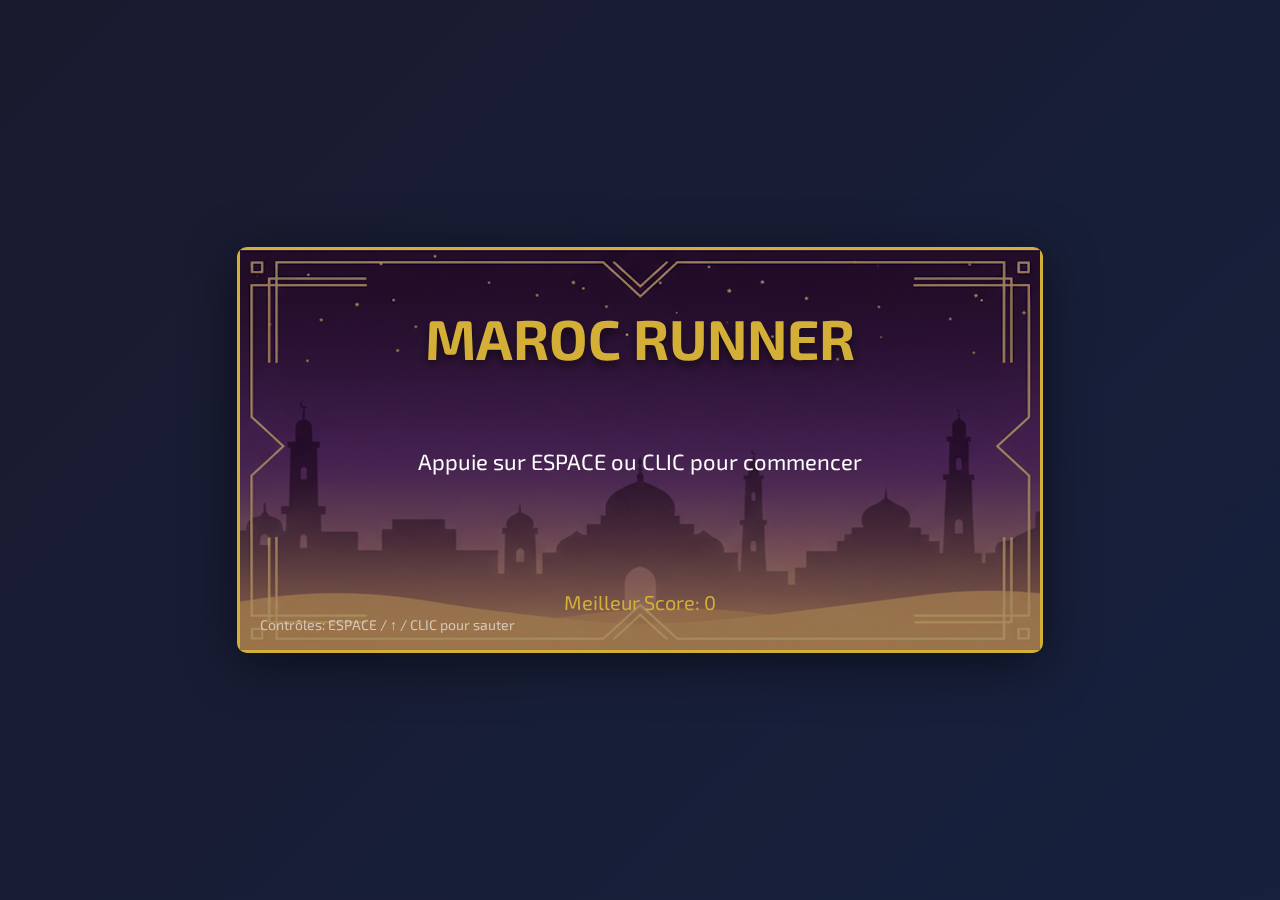
<file: index.html>
<!DOCTYPE html>
<html lang="fr">
<head>
    <meta charset="UTF-8">
    <meta name="viewport" content="width=device-width, initial-scale=1.0">
    <title>Maroc Runner - Jeu de plateforme marocain</title>
    <link rel="stylesheet" href="css/style.css">
</head>
<body>
    <div class="game-container">
        <canvas id="gameCanvas" width="800" height="400"></canvas>
        <div id="debug"></div>
    </div>
    <script type="module" src="js/main.js"></script>
</body>
</html>
</file>
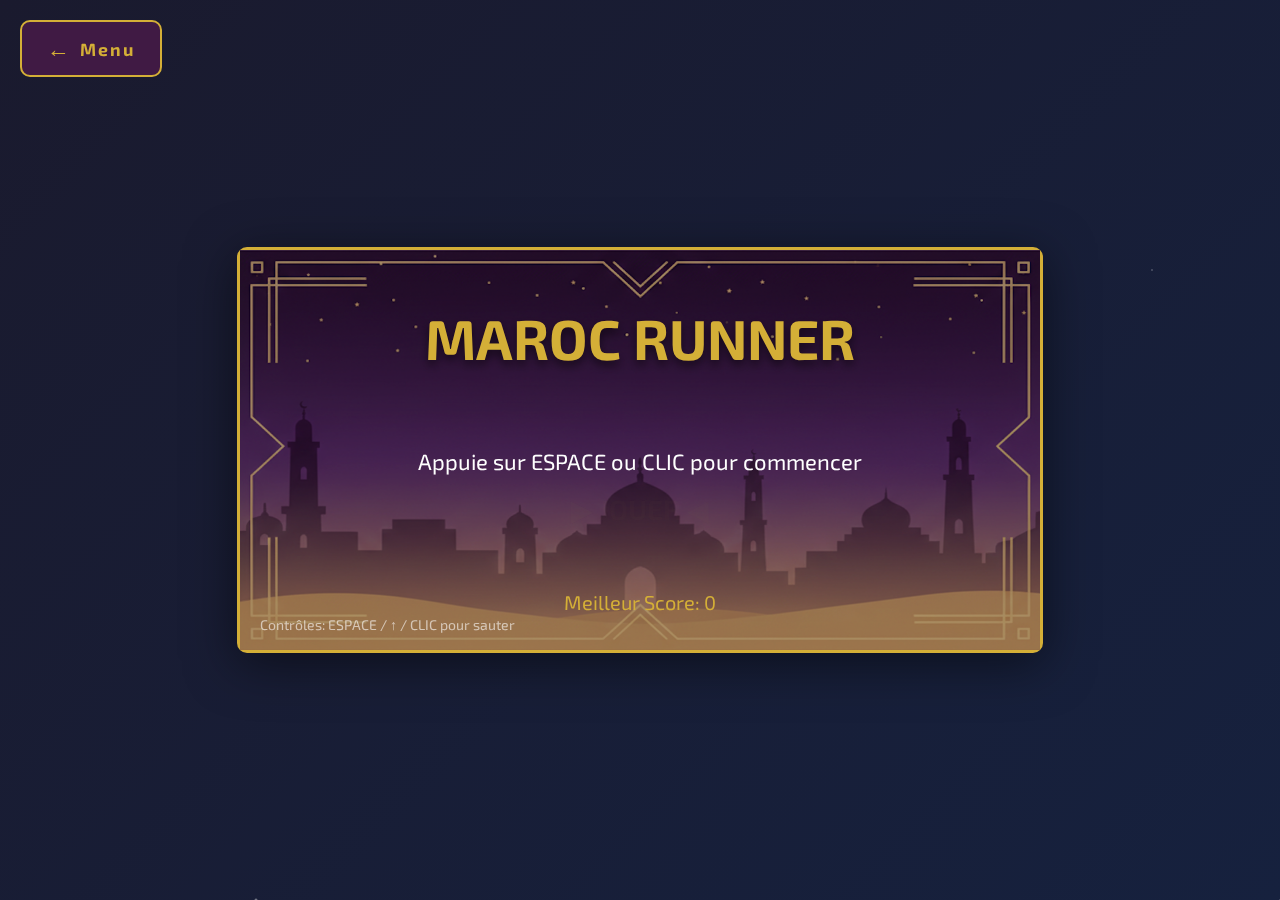
<file: game.html>
<!DOCTYPE html>
<html lang="fr">
<head>
    <meta charset="UTF-8">
    <meta name="viewport" content="width=device-width, initial-scale=1.0">
    <title>Maroc Runner</title>
    <link rel="stylesheet" href="css/game.css">
</head>
<body>
    <button class="back-btn" onclick="window.location.href='menu.html'">
        <span class="back-icon">←</span> Menu
    </button>
    
    <div class="game-container">
        <canvas id="gameCanvas" width="800" height="400"></canvas>
        <div id="debug"></div>
    </div>
    <script type="module" src="js/main.js"></script>
</body>
</html>
</file>
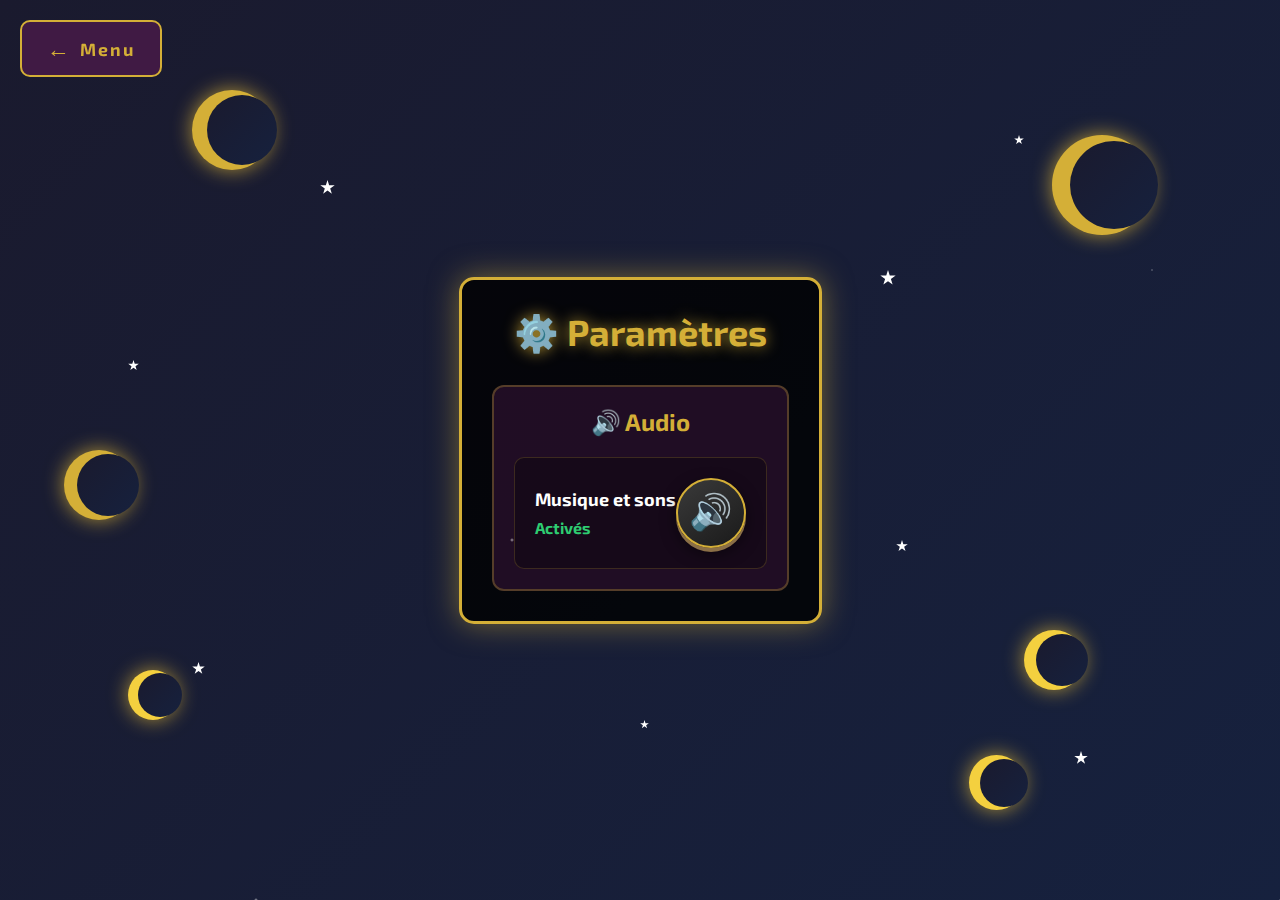
<file: options.html>
<!DOCTYPE html>
<html lang="fr">
<head>
    <meta charset="UTF-8">
    <meta name="viewport" content="width=device-width, initial-scale=1.0">
    <title>Maroc Runner - Paramètres</title>
    <link rel="stylesheet" href="css/game.css">
    <link rel="stylesheet" href="css/options.css">
</head>
<body>

    <!-- Étoiles décoratives -->
    <div class="star star-1"></div>
    <div class="star star-2"></div>
    <div class="star star-3"></div>
    <div class="star star-4"></div>
    <div class="star star-5"></div>
    <div class="star star-6"></div>
    <div class="star star-7"></div>
    <div class="star star-8"></div>

    <!-- Croissants décoratifs -->
    <div class="crescent crescent-1"></div>
    <div class="crescent crescent-2"></div>
    <div class="crescent crescent-3"></div>
    <div class="crescent crescent-4"></div>
    <div class="crescent crescent-5"></div>
    <div class="crescent crescent-6"></div>
    
    <!-- Bouton retour -->
    <button class="back-btn" onclick="window.location.href='menu.html'">
        <span class="back-icon">←</span> Menu
    </button>

    <!-- Contenu des paramètres -->
    <div class="options-container">
        <h1 class="options-title">⚙️ Paramètres</h1>

        <!-- Section Audio -->
        <div class="options-section">
            <h2>🔊 Audio</h2>

            <!-- Mute général -->
            <div class="option-item">
                <div class="option-info">
                    <span class="option-label">Musique et sons</span>
                    <span class="option-status" id="mute-status">Activés</span>
                </div>
                <button class="toggle-btn" id="mute-toggle" onclick="toggleMute()">
                    <span class="toggle-icon" id="mute-icon">🔊</span>
                </button>
            </div>
        </div>

    </div>

    <script type="module" src="./js/config/options.js"></script>

</body>
</html>
</file>
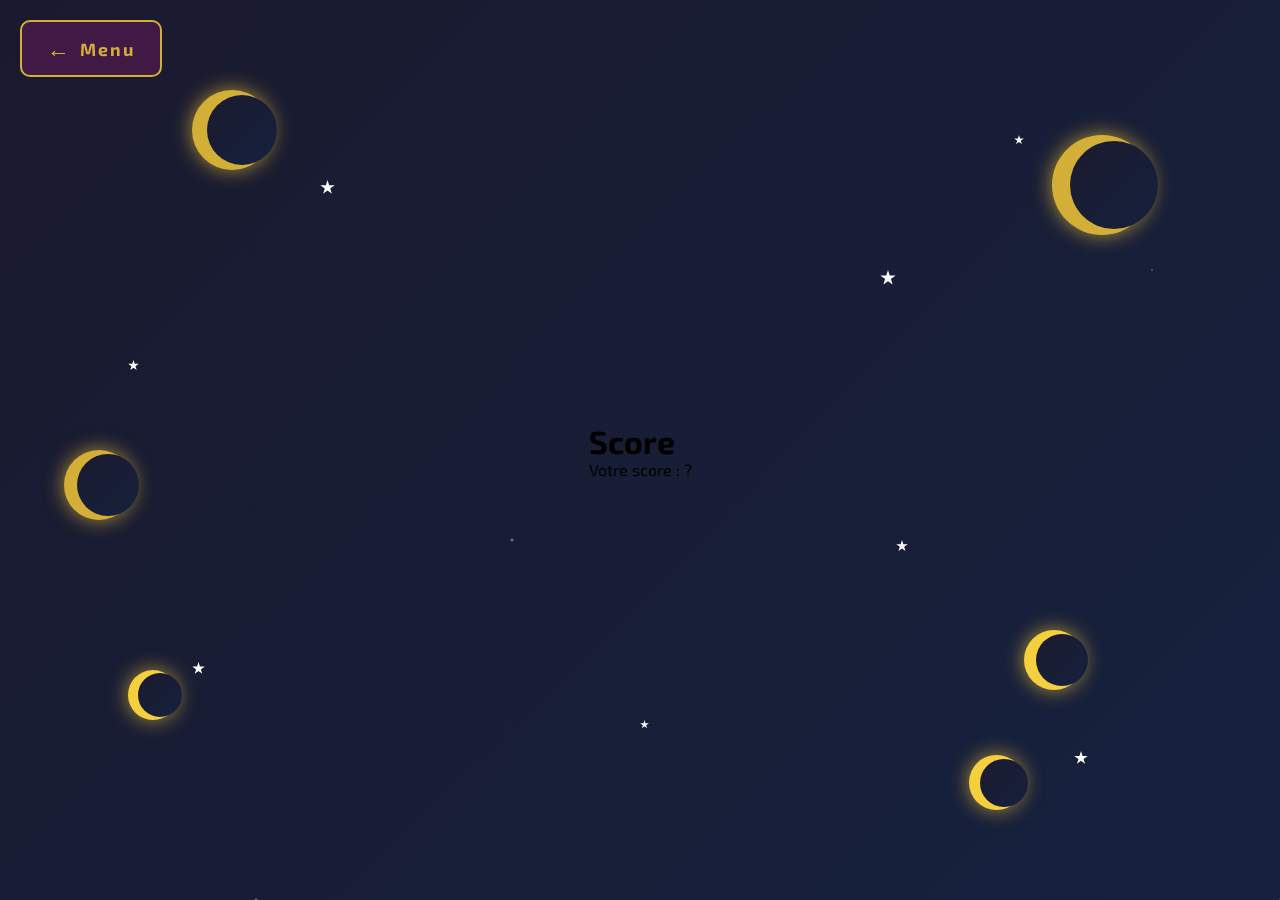
<file: scores.html>
<!DOCTYPE html>
<html lang="fr">
<head>
    <meta charset="UTF-8">
    <meta name="viewport" content="width=device-width, initial-scale=1.0">
    <title>Maroc Runner</title>
    <link rel="stylesheet" href="css/game.css">
</head>
<body>
    
    <div class="star star-1"></div>
    <div class="star star-2"></div>
    <div class="star star-3"></div>
    <div class="star star-4"></div>
    <div class="star star-5"></div>
    <div class="star star-6"></div>
    <div class="star star-7"></div>
    <div class="star star-8"></div>

    <div class="crescent crescent-1"></div>
    <div class="crescent crescent-2"></div>
    <div class="crescent crescent-3"></div>
    <div class="crescent crescent-4"></div>
    <div class="crescent crescent-5"></div>
    <div class="crescent crescent-6"></div>

    <button class="back-btn" onclick="window.location.href='menu.html'">
        <span class="back-icon">←</span> Menu
    </button>

    <div>
        <h1>Score</h1>
        <p>Votre score : ?</p>
    </div>

</body>
</html>
</file>
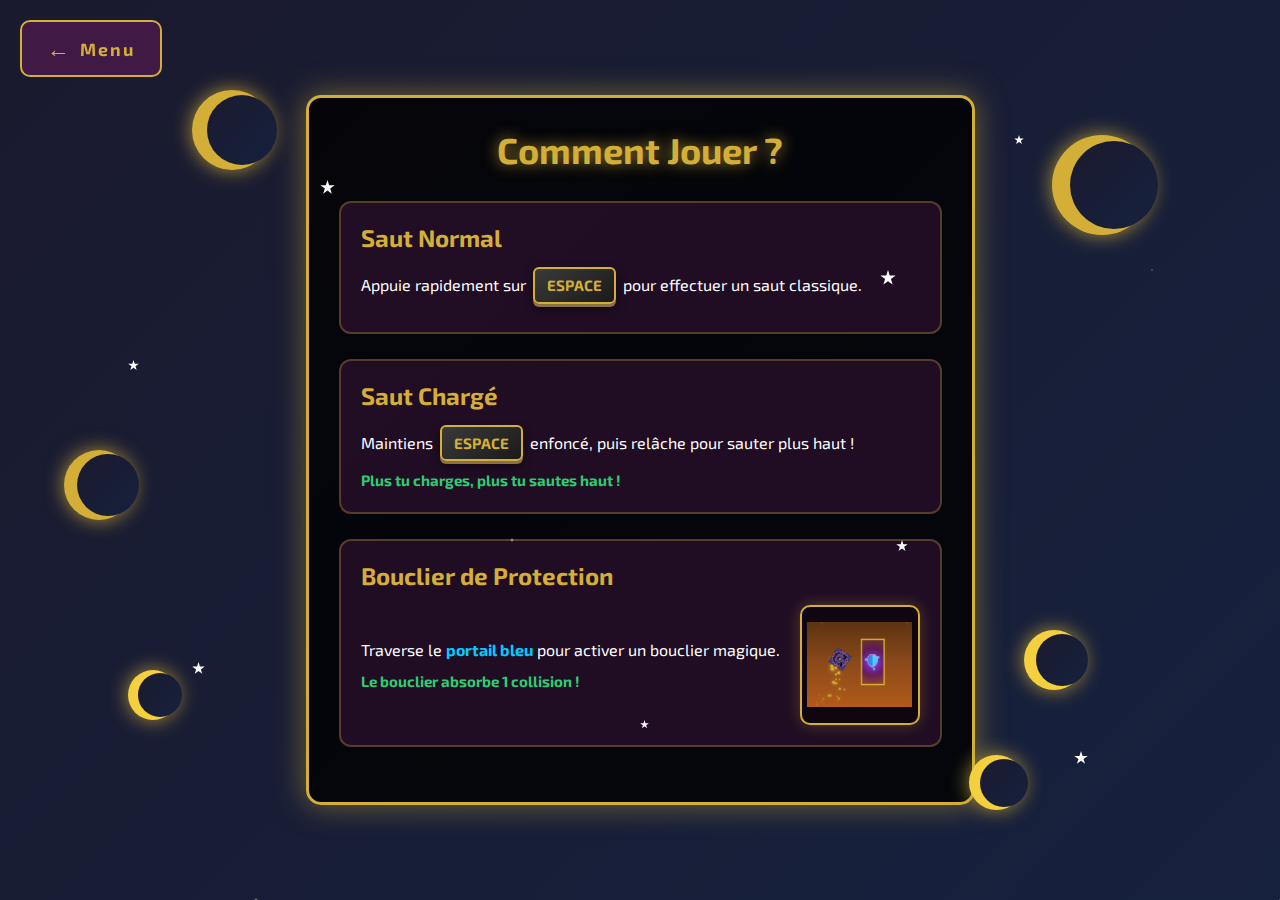
<file: tutorial.html>
<!DOCTYPE html>
<html lang="fr">
<head>
    <meta charset="UTF-8">
    <meta name="viewport" content="width=device-width, initial-scale=1.0">
    <title>Maroc Runner - Tutoriel</title>
    <link rel="stylesheet" href="css/game.css">
    <link rel="stylesheet" href="css/tutorial.css">
</head>
<body>

    <!-- Étoiles décoratives -->
    <div class="star star-1"></div>
    <div class="star star-2"></div>
    <div class="star star-3"></div>
    <div class="star star-4"></div>
    <div class="star star-5"></div>
    <div class="star star-6"></div>
    <div class="star star-7"></div>
    <div class="star star-8"></div>

    <!-- Croissants décoratifs -->
    <div class="crescent crescent-1"></div>
    <div class="crescent crescent-2"></div>
    <div class="crescent crescent-3"></div>
    <div class="crescent crescent-4"></div>
    <div class="crescent crescent-5"></div>
    <div class="crescent crescent-6"></div>
    
    <!-- Bouton retour -->
    <button class="back-btn" onclick="window.location.href='menu.html'">
        <span class="back-icon">←</span> Menu
    </button>

    <!-- Contenu du tutoriel -->
    <div class="tutorial-container">
        <h1 class="tutorial-title">Comment Jouer ?</h1>

        <!-- Saut Normal -->
        <div class="tutorial-section">
            <h2>Saut Normal</h2>
            <div class="tutorial-content">
                <div class="tutorial-text">
                    <p>Appuie rapidement sur <span class="tutorial-key">ESPACE</span> pour effectuer un saut classique.</p>
                </div>
            </div>
        </div>

        <!-- Saut Chargé -->
        <div class="tutorial-section">
            <h2>Saut Chargé</h2>
            <div class="tutorial-content">
                <div class="tutorial-text">
                    <p>Maintiens <span class="tutorial-key">ESPACE</span> enfoncé, puis relâche pour sauter plus haut !</p>
                    <span class="action-indicator">Plus tu charges, plus tu sautes haut !</span>
                </div>
            </div>
        </div>

        <!-- Bouclier de Protection -->
        <div class="tutorial-section">
            <h2>Bouclier de Protection</h2>
            <div class="tutorial-content">
                <div class="tutorial-text">
                    <p>Traverse le <strong class="portal-text">portail bleu</strong> pour activer un bouclier magique.</p>
                    <span class="action-indicator">Le bouclier absorbe 1 collision !</span>
                </div>
                <div class="tutorial-visual">
                    <img src="assets/imagebouclier.png" class="shield-demo" alt="bouclier">
                </div>
            </div>
        </div>

    </div>

</body>
</html>
</file>
<file: css/style.css>
@import url('https://fonts.googleapis.com/css2?family=Bebas+Neue&family=Exo+2:wght@700;900&display=swap');

* {
    margin: 0;
    padding: 0;
    box-sizing: border-box;
}

body {
    background: linear-gradient(135deg, #1a1a2e 0%, #16213e 100%);
    font-family: 'Exo 2', 'Arial', sans-serif; /* Police moderne */
    display: flex;
    justify-content: center;
    align-items: center;
    min-height: 100vh;
    overflow: hidden;
}

.game-container {
    position: relative;
    box-shadow: 0 10px 50px rgba(0, 0, 0, 0.5);
    border-radius: 10px;
    overflow: hidden;
}

#gameCanvas {
    display: block;
    background: linear-gradient(to bottom, #4a1a4a 0%, #2d1b3d 50%, #8b6f47 100%);
    border: 3px solid #d4af37;
    cursor: pointer;
}
#debug {
    position: absolute;
    top: 10px;
    right: 10px;
    background: rgba(0, 0, 0, 0.7);
    color: #00ff00;
    padding: 10px;
    font-family: monospace;
    font-size: 12px;
    border-radius: 5px;
    pointer-events: none;
    display: none; /* MASQUÉ */
}
</file>
<file: css/game.css>
@import url('https://fonts.googleapis.com/css2?family=Bebas+Neue&family=Exo+2:wght@700;900&display=swap');

* {
    margin: 0;
    padding: 0;
    box-sizing: border-box;
}

body {
    background: linear-gradient(135deg, #1a1a2e 0%, #16213e 100%);
    font-family: 'Exo 2', 'Arial', sans-serif;
    display: flex;
    justify-content: center;
    align-items: center;
    min-height: 100vh;
    overflow: hidden;
    position: relative;
}

body::before {
    content: '';
    position: absolute;
    top: 0;
    left: 0;
    width: 100%;
    height: 100%;
    background-image: 
        radial-gradient(2px 2px at 20% 30%, white, transparent),
        radial-gradient(2px 2px at 60% 70%, white, transparent),
        radial-gradient(1px 1px at 50% 50%, white, transparent),
        radial-gradient(1px 1px at 80% 10%, white, transparent),
        radial-gradient(2px 2px at 90% 60%, white, transparent),
        radial-gradient(1px 1px at 33% 80%, white, transparent),
        radial-gradient(1px 1px at 15% 60%, white, transparent),
        radial-gradient(1px 1px at 70% 20%, white, transparent),
        radial-gradient(2px 2px at 25% 90%, white, transparent),
        radial-gradient(1px 1px at 45% 15%, white, transparent),
        radial-gradient(1px 1px at 85% 85%, white, transparent),
        radial-gradient(2px 2px at 10% 50%, white, transparent);
    background-size: 200% 200%;
    background-position: 0% 0%;
    opacity: 0.6;
    pointer-events: none;
    z-index: 0;
    animation: twinkle 3s ease-in-out infinite;
}

@keyframes twinkle {
    0%, 100% {
        opacity: 0.6;
    }
    50% {
        opacity: 0.9;
    }
}

.star {
    position: absolute;
    background: white;
    clip-path: polygon(50% 0%, 61% 35%, 98% 35%, 68% 57%, 79% 91%, 50% 70%, 21% 91%, 32% 57%, 2% 35%, 39% 35%);
    pointer-events: none;
    z-index: 1;
}

.star-1 {
    width: 15px;
    height: 15px;
    top: 20%;
    left: 25%;
    animation: starTwinkle 2s ease-in-out infinite, starFloat 5s ease-in-out infinite;
}

.star-2 {
    width: 12px;
    height: 12px;
    top: 60%;
    left: 70%;
    animation: starTwinkle 2.5s ease-in-out infinite 0.5s, starFloat 6s ease-in-out infinite;
}

.star-3 {
    width: 10px;
    height: 10px;
    top: 15%;
    right: 20%;
    animation: starTwinkle 3s ease-in-out infinite 1s, starFloat 7s ease-in-out infinite;
}

.star-4 {
    width: 13px;
    height: 13px;
    bottom: 25%;
    left: 15%;
    animation: starTwinkle 2.2s ease-in-out infinite 1.5s, starFloat 5.5s ease-in-out infinite;
}

.star-5 {
    width: 11px;
    height: 11px;
    top: 40%;
    left: 10%;
    animation: starTwinkle 2.8s ease-in-out infinite 0.8s, starFloat 6.5s ease-in-out infinite;
}

.star-6 {
    width: 14px;
    height: 14px;
    bottom: 15%;
    right: 15%;
    animation: starTwinkle 2.3s ease-in-out infinite 2s, starFloat 6s ease-in-out infinite;
}

.star-7 {
    width: 9px;
    height: 9px;
    top: 80%;
    left: 50%;
    animation: starTwinkle 3.2s ease-in-out infinite 0.3s, starFloat 7.5s ease-in-out infinite;
}

.star-8 {
    width: 16px;
    height: 16px;
    top: 30%;
    right: 30%;
    animation: starTwinkle 2.6s ease-in-out infinite 1.2s, starFloat 5.8s ease-in-out infinite;
}

@keyframes starTwinkle {
    0%, 100% {
        opacity: 0.3;
        transform: scale(1);
    }
    50% {
        opacity: 1;
        transform: scale(1.3);
    }
}

@keyframes starFloat {
    0%, 100% {
        transform: translateY(0px);
    }
    50% {
        transform: translateY(-15px);
    }
}

.crescent {
    position: absolute;
    border-radius: 50%;
    box-shadow: 0 0 20px rgba(212, 175, 55, 0.8);
    pointer-events: none;
    z-index: 1;
}

.crescent::before {
    content: '';
    position: absolute;
    border-radius: 50%;
    background: linear-gradient(135deg, #1a1a2e 0%, #16213e 100%);
}

.crescent-1 {
    width: 80px;
    height: 80px;
    background: #d4af37;
    top: 10%;
    left: 15%;
    animation: float 6s ease-in-out infinite, glow 3s ease-in-out infinite;
}

.crescent-1::before {
    width: 70px;
    height: 70px;
    top: 5px;
    left: 15px;
}

.crescent-2 {
    width: 60px;
    height: 60px;
    background: #f4d03f;
    top: 70%;
    left: 80%;
    animation: float 8s ease-in-out infinite 1s, glow 4s ease-in-out infinite 1s;
}

.crescent-2::before {
    width: 52px;
    height: 52px;
    top: 4px;
    left: 12px;
}

.crescent-3 {
    width: 100px;
    height: 100px;
    background: #d4af37;
    top: 15%;
    right: 10%;
    animation: float 7s ease-in-out infinite 2s, glow 3.5s ease-in-out infinite;
}

.crescent-3::before {
    width: 88px;
    height: 88px;
    top: 6px;
    left: 18px;
}

.crescent-4 {
    width: 50px;
    height: 50px;
    background: #f4d03f;
    bottom: 20%;
    left: 10%;
    animation: float 9s ease-in-out infinite 3s, glow 4s ease-in-out infinite 2s;
}

.crescent-4::before {
    width: 44px;
    height: 44px;
    top: 3px;
    left: 10px;
}

.crescent-5 {
    width: 70px;
    height: 70px;
    background: #d4af37;
    top: 50%;
    left: 5%;
    animation: float 10s ease-in-out infinite 1.5s, glow 3s ease-in-out infinite 1s;
}

.crescent-5::before {
    width: 62px;
    height: 62px;
    top: 4px;
    left: 13px;
}

.crescent-6 {
    width: 55px;
    height: 55px;
    background: #f4d03f;
    bottom: 10%;
    right: 20%;
    animation: float 8.5s ease-in-out infinite 2.5s, glow 4.5s ease-in-out infinite;
}

.crescent-6::before {
    width: 48px;
    height: 48px;
    top: 3.5px;
    left: 11px;
}

@keyframes float {
    0%, 100% {
        transform: translateY(0px) rotate(0deg);
    }
    50% {
        transform: translateY(-20px) rotate(5deg);
    }
}

@keyframes glow {
    0%, 100% {
        box-shadow: 0 0 20px rgba(212, 175, 55, 0.6);
    }
    50% {
        box-shadow: 0 0 40px rgba(212, 175, 55, 1), 0 0 60px rgba(212, 175, 55, 0.5);
    }
}

.game-container {
    position: relative;
    box-shadow: 0 10px 50px rgba(0, 0, 0, 0.5);
    border-radius: 10px;
    overflow: hidden;
    z-index: 10;
}

#gameCanvas {
    display: block;
    background: linear-gradient(to bottom, #4a1a4a 0%, #2d1b3d 50%, #8b6f47 100%);
    border: 3px solid #d4af37;
    cursor: pointer;
}

#debug {
    position: absolute;
    top: 10px;
    right: 10px;
    background: rgba(0, 0, 0, 0.7);
    color: #00ff00;
    padding: 10px;
    font-family: monospace;
    font-size: 12px;
    border-radius: 5px;
    pointer-events: none;
    display: none;
}

.back-btn {
    position: fixed;
    top: 20px;
    left: 20px;
    font-family: 'Exo 2', 'Arial', sans-serif;
    font-size: 1.1rem;
    font-weight: 700;
    padding: 12px 25px;
    background: rgba(74, 26, 74, 0.8);
    border: 2px solid #d4af37;
    color: #d4af37;
    cursor: pointer;
    border-radius: 10px;
    transition: all 0.3s ease;
    backdrop-filter: blur(10px);
    letter-spacing: 2px;
    z-index: 1000;
    display: flex;
    align-items: center;
    gap: 8px;
}

.back-btn:hover {
    background: rgba(74, 26, 74, 1);
    border-color: #fff;
    color: #fff;
    transform: translateY(-2px);
    box-shadow: 
        0 5px 20px rgba(0, 0, 0, 0.5),
        0 0 20px rgba(212, 175, 55, 0.4);
}

.back-btn:active {
    transform: translateY(0px);
}

.back-icon {
    font-size: 1.3em;
    transition: transform 0.3s ease;
}

.back-btn:hover .back-icon {
    transform: translateX(-3px);
}
</file>
<file: css/options.css>
/* === Container Principal === */
.options-container {
    max-width: 500px;
    margin: 120px auto;
    padding: 30px;
    background: rgba(0, 0, 0, 0.8);
    border: 3px solid #d4af37;
    border-radius: 15px;
    box-shadow: 0 0 30px rgba(212, 175, 55, 0.5);
}

.options-title {
    text-align: center;
    font-size: 36px;
    color: #d4af37;
    margin-bottom: 30px;
    text-shadow: 0 0 15px rgba(212, 175, 55, 0.8);
    font-family: 'Exo 2', Arial, sans-serif;
}

/* === Sections === */
.options-section {
    padding: 20px;
    background: rgba(74, 26, 74, 0.4);
    border-radius: 12px;
    border: 2px solid rgba(212, 175, 55, 0.3);
}

.options-section h2 {
    color: #d4af37;
    font-size: 24px;
    margin-bottom: 20px;
    font-family: 'Exo 2', Arial, sans-serif;
    text-align: center;
}

/* === Options Items === */
.option-item {
    display: flex;
    align-items: center;
    justify-content: space-between;
    padding: 20px;
    background: rgba(0, 0, 0, 0.3);
    border-radius: 10px;
    border: 1px solid rgba(212, 175, 55, 0.2);
}

.option-info {
    display: flex;
    flex-direction: column;
    gap: 8px;
}

.option-label {
    color: #ffffff;
    font-size: 18px;
    font-weight: bold;
}

.option-status {
    color: #2ecc71;
    font-weight: bold;
    font-size: 16px;
}

/* === Bouton Toggle === */
.toggle-btn {
    background: linear-gradient(145deg, #3a3a3a, #1a1a1a);
    border: 2px solid #d4af37;
    border-radius: 50%;
    width: 70px;
    height: 70px;
    display: flex;
    align-items: center;
    justify-content: center;
    cursor: pointer;
    transition: all 0.3s ease;
    box-shadow: 0 4px 0 #8b6f47, 0 6px 15px rgba(0, 0, 0, 0.5);
}

.toggle-btn:hover {
    transform: translateY(-2px) scale(1.05);
    box-shadow: 0 6px 0 #8b6f47, 0 8px 20px rgba(0, 0, 0, 0.6);
}

.toggle-btn:active {
    transform: translateY(2px);
    box-shadow: 0 2px 0 #8b6f47, 0 3px 10px rgba(0, 0, 0, 0.5);
}

.toggle-icon {
    font-size: 35px;
}

.toggle-btn.muted {
    background: linear-gradient(145deg, #8b1a1a, #4a0a0a);
    border-color: #e74c3c;
}

.toggle-btn.muted .toggle-icon {
    animation: shake 0.5s ease;
}

@keyframes shake {
    0%, 100% { transform: rotate(0deg); }
    25% { transform: rotate(-10deg); }
    75% { transform: rotate(10deg); }
}

/* === Responsive === */
@media (max-width: 768px) {
    .options-container {
        margin: 80px 20px;
        padding: 20px;
    }

    .options-title {
        font-size: 28px;
    }

    .options-section h2 {
        font-size: 20px;
    }

    .option-item {
        flex-direction: column;
        gap: 20px;
        text-align: center;
    }
}
</file>
<file: css/tutorial.css>
/* === Container Principal === */
.tutorial-container {
    max-width: 700px;
    margin: 80px auto;
    padding: 30px;
    background: rgba(0, 0, 0, 0.8);
    border: 3px solid #d4af37;
    border-radius: 15px;
    box-shadow: 0 0 30px rgba(212, 175, 55, 0.5);
}

.tutorial-title {
    text-align: center;
    font-size: 36px;
    color: #d4af37;
    margin-bottom: 30px;
    text-shadow: 0 0 15px rgba(212, 175, 55, 0.8);
    font-family: 'Exo 2', Arial, sans-serif;
}

/* === Sections du Tutoriel === */
.tutorial-section {
    margin-bottom: 25px;
    padding: 20px;
    background: rgba(74, 26, 74, 0.4);
    border-radius: 12px;
    border: 2px solid rgba(212, 175, 55, 0.3);
    transition: transform 0.3s ease, box-shadow 0.3s ease;
}

.tutorial-section:hover {
    transform: translateY(-3px);
    box-shadow: 0 8px 20px rgba(212, 175, 55, 0.4);
}

.tutorial-section h2 {
    color: #d4af37;
    font-size: 24px;
    margin-bottom: 15px;
    font-family: 'Exo 2', Arial, sans-serif;
}

/* === Layout du Contenu === */
.tutorial-content {
    display: flex;
    align-items: center;
    gap: 20px;
}

.tutorial-text {
    flex: 1;
    color: #ffffff;
    font-size: 16px;
    line-height: 1.5;
}

.tutorial-text p {
    margin: 0 0 8px 0;
}

/* === Touches du Clavier === */
.tutorial-key {
    display: inline-block;
    background: linear-gradient(145deg, #3a3a3a, #1a1a1a);
    color: #d4af37;
    padding: 5px 12px;
    border-radius: 6px;
    font-weight: bold;
    border: 2px solid #d4af37;
    box-shadow: 0 3px 0 #8b6f47, 0 5px 10px rgba(0, 0, 0, 0.5);
    font-size: 15px;
    margin: 0 3px;
}

/* === Visuels === */
.tutorial-visual {
    width: 120px;
    height: 120px;
    background: rgba(0, 0, 0, 0.5);
    border: 2px solid #d4af37;
    border-radius: 10px;
    display: flex;
    align-items: center;
    justify-content: center;
    box-shadow: 0 0 15px rgba(212, 175, 55, 0.3);
    flex-shrink: 0;
}

.tutorial-visual img {
    max-width: 90%;
    max-height: 90%;
    object-fit: contain;
}

.action-indicator {
    color: #2ecc71;
    font-weight: bold;
    font-size: 15px;
    display: block;
    margin-top: 8px;
}

/* === Animation du Bouclier === */
.shield-demo {
    animation: shield-pulse 2s ease-in-out infinite;
}

@keyframes shield-pulse {
    0%, 100% { 
        filter: drop-shadow(0 0 8px rgba(0, 200, 255, 0.5));
        transform: scale(1);
    }
    50% { 
        filter: drop-shadow(0 0 20px rgba(0, 200, 255, 1));
        transform: scale(1.05);
    }
}

/* === Style du Portail === */
.portal-text {
    color: #00ccff;
}

/* === Responsive === */
@media (max-width: 768px) {
    .tutorial-container {
        margin: 50px 20px;
        padding: 20px;
    }

    .tutorial-title {
        font-size: 28px;
    }

    .tutorial-section h2 {
        font-size: 20px;
    }

    .tutorial-text {
        font-size: 14px;
    }

    .tutorial-visual {
        width: 100px;
        height: 100px;
    }
}
</file>
